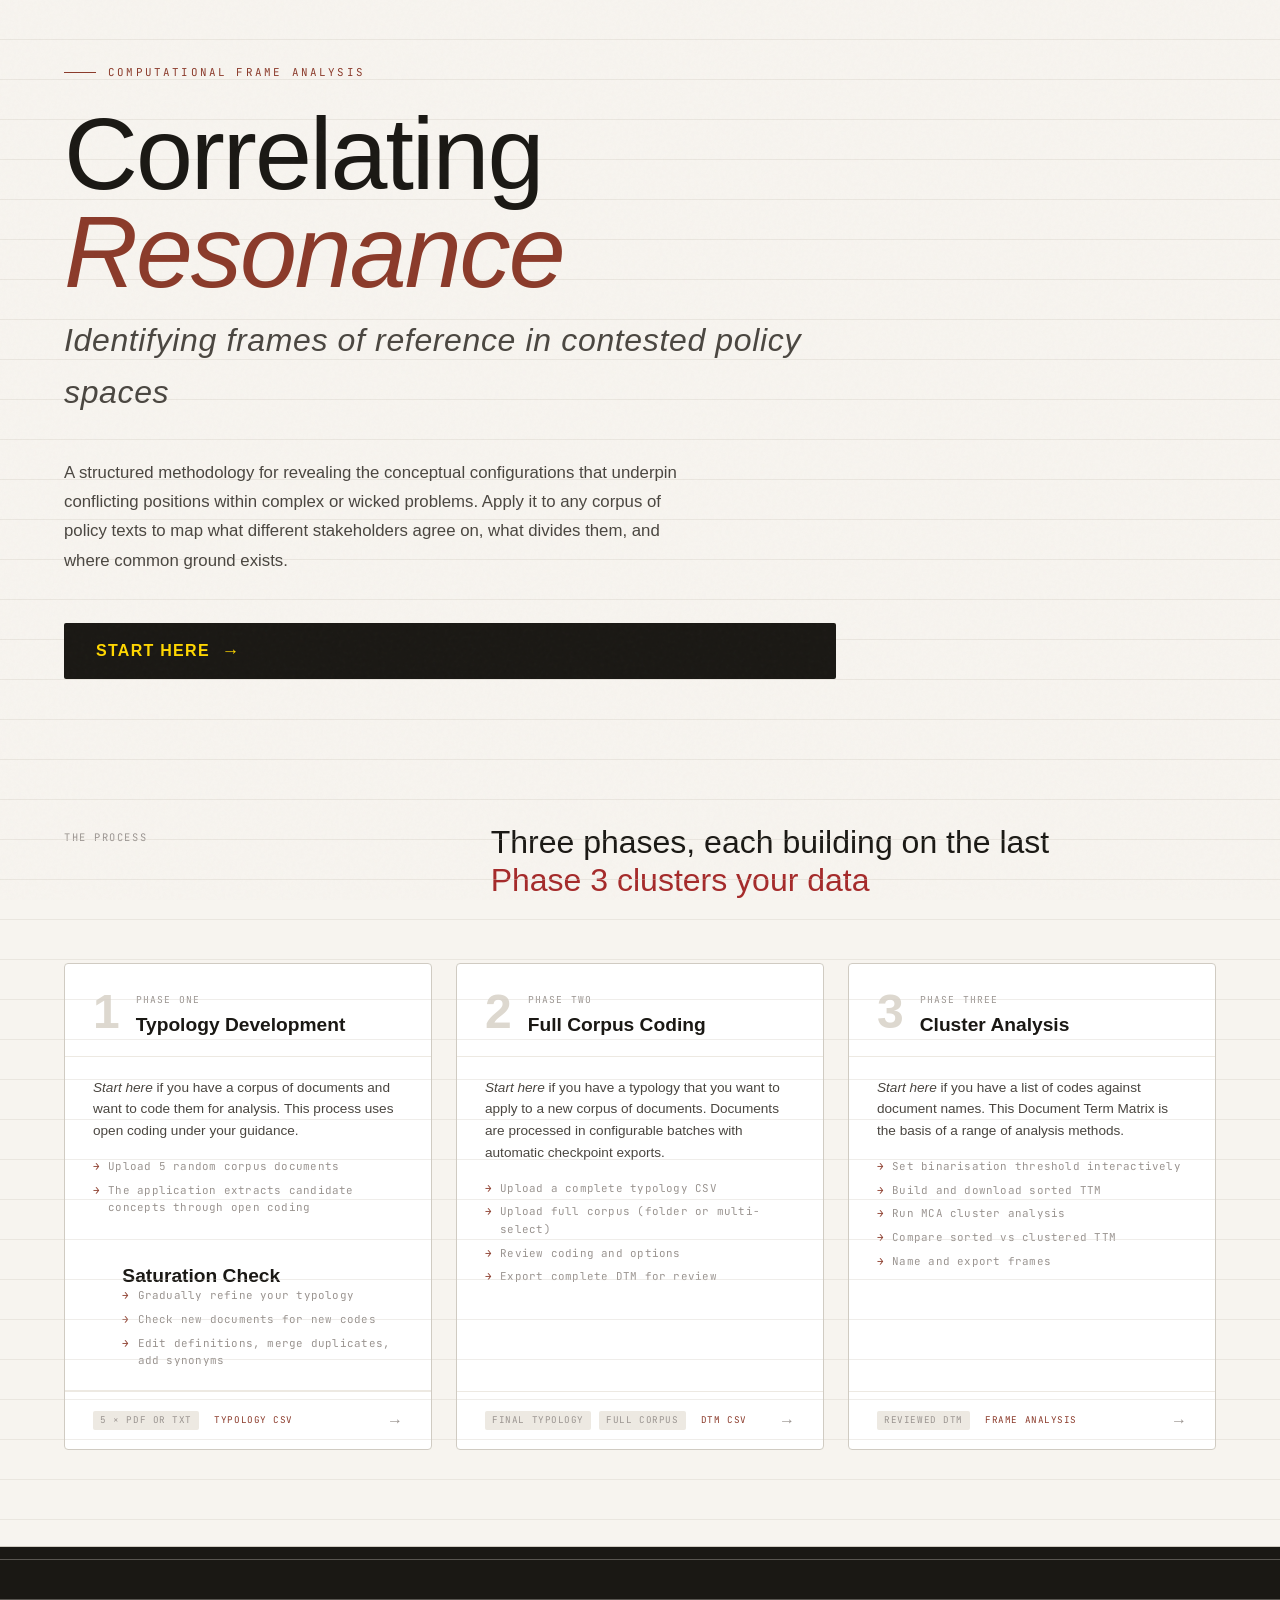
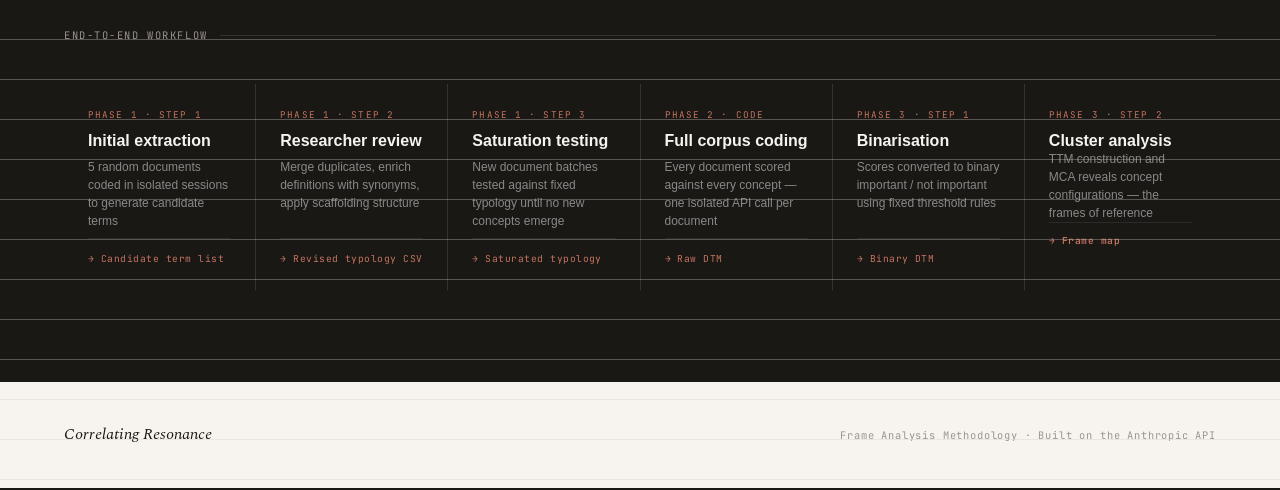
<file: index.html>
<!DOCTYPE html>

<html lang="en">
<head>
<meta charset="utf-8"/>
<meta content="width=device-width, initial-scale=1.0" name="viewport"/>
<title>Correlating Resonance — Frame Analysis Methodology</title>
<link href="https://fonts.googleapis.com/css2?family=Spectral:ital,wght@0,300;0,400;0,600;0,700;1,300;1,400;1,600&amp;family=JetBrains+Mono:wght@400;500&amp;family=Barlow+Condensed:wght@300;400;600;700&amp;display=swap" rel="stylesheet"/>
<script src="/edu_common.js"></script>
<link href="/edu_hero.css" rel="stylesheet"/>
<link href="/edu_common.css" rel="stylesheet"/>
</head>
<body>
<!-- <div id="edu-header" class="cr-nav"></div> -->
 <!-- ── Hero ── -->
<section class="hero">
<div class="hero-body">
<div class="hero-eyebrow">Computational Frame Analysis</div>
<h1 class="hero-title">Correlating<br/><em>Resonance</em></h1>
<p class="hero-subtitle">Identifying frames of reference in contested policy spaces</p>
<p class="hero-description">
      A structured methodology for revealing the conceptual configurations that underpin conflicting positions within complex or wicked problems. Apply it to any corpus of policy texts to map what different stakeholders agree on, what divides them, and where common ground exists.
    </p>
<a class="hero-cta" style="color:gold " href="#phases">
      Start here<span class="hero-cta-arrow">→</span>
</a>
</div>
<!-- ── Phase cards ── -->
<section class="phases" id="phases">
<div class="phases-header">
<div class="phases-header-label">The process</div>
<h2><span>Three phases, each building on the last</span><br/>
<span style="color:brown;">Phase 3 clusters your data</span></h2>
</div>
<div class="phases-grid">
<!-- Phase 1 -->
<a class="phase-card" href="/apps/gioianie/index.html">
<div class="phase-card-top">
  <div class="phase-num">1</div>
  <div class="phase-card-meta">
  <div class="phase-tag-label">Phase One</div>
  <div class="phase-name">Typology Development</div>
</div>
</div>
<div class="phase-card-body">
<p class="phase-desc">
      <em>Start here</em> if you have a corpus of documents and want to code them for analysis. This process uses open coding under your guidance.      
</p>
<ul class="phase-steps">
<li>Upload 5 random corpus documents</li>
<li>The application extracts candidate concepts through open coding</li>
</ul>
</div>
<div class="phase-card-top">
  <div class="phase-num">&nbsp;</div>
  <div class="phase-card-meta">
  <div class="phase-name">Saturation Check</div>
  <ul class="phase-steps">
  <li>Gradually refine your typology</li>
  <li>Check new documents for new codes</li>
  <li>Edit definitions, merge duplicates, add synonyms</li>
  </ul>
</div>
</div>
<div class="phase-card-footer">
<div class="phase-io">
<span class="io-chip io-in">5 × PDF or TXT</span>
<span class="io-chip io-out">Typology CSV</span>
</div>
<span class="phase-link-arrow">→</span>
</div>
</a>
<!-- Phase 1.b -->
<!--<a class="phase-card" href="/apps/gioianie/iterate.html">
<div class="phase-card-top">
<div class="phase-num">2</div>
<div class="phase-card-meta">
<div class="phase-tag-label">Phase Two</div>
<div class="phase-name">Saturation Check</div>
</div>
</div>
<div class="phase-card-body">
<p class="phase-desc">
          Upload your revised typology and a new batch of documents (5–10% of the corpus). Each document is coded against the fixed typology in an isolated session. Any content not captured by existing concepts is flagged for researcher review. Repeat until the typology holds without new concepts emerging.
        </p>
<ul class="phase-steps">
<li>Upload revised typology CSV</li>
<li>Upload new document batch</li>
<li>Code each document in isolation</li>
<li>Review flagged new concept candidates</li>
<li>Update typology and repeat if needed</li>
</ul>
</div>
<div class="phase-card-footer">
<div class="phase-io">
<span class="io-chip io-in">Typology CSV</span>
<span class="io-chip io-in">Document batch</span>
<span class="io-chip io-out">Saturated typology</span>
</div>
<span class="phase-link-arrow">→</span>
</div>
</a>
-->
<!-- Phase 2 -->
<a class="phase-card" href="/apps/sanzognie/">
<div class="phase-card-top">
<div class="phase-num">2</div>
<div class="phase-card-meta">
<div class="phase-tag-label">Phase Two</div>
<div class="phase-name">Full Corpus Coding</div>
</div>
</div>
<div class="phase-card-body">
<p class="phase-desc">
          <em>Start here</em> if you have a typology that you want to apply to a new corpus of documents. Documents are processed in configurable batches with automatic checkpoint exports.
</p>
<ul class="phase-steps">
<li>Upload a complete typology CSV</li>
<li>Upload full corpus (folder or multi-select)</li>
<li>Review coding and options</li>
<li>Export complete DTM for review</li>
</ul>
</div>
<div class="phase-card-footer">
<div class="phase-io">
<span class="io-chip io-in">Final typology</span>
<span class="io-chip io-in">Full corpus</span>
<span class="io-chip io-out">DTM CSV</span>
</div>
<span class="phase-link-arrow">→</span>
</div>
</a>
<!-- Phase 3 -->
<a class="phase-card" href="/apps/corres/">
  <div class="phase-card-top">
  <div class="phase-num">3</div>
  <div class="phase-card-meta">
  <div class="phase-tag-label">Phase Three</div>
  <div class="phase-name">Cluster Analysis</div>
  </div>
  </div>
  <div class="phase-card-body">
  <p class="phase-desc">
            <em>Start here</em> if you have a list of codes against document names. This Document Term Matrix is the basis of a range of analysis methods.
          </p>
  <ul class="phase-steps">
  <li>Set binarisation threshold interactively</li>
  <li>Build and download sorted TTM</li>
  <li>Run MCA cluster analysis</li>
  <li>Compare sorted vs clustered TTM</li>
  <li>Name and export frames</li>
  </ul>
  </div>
  <div class="phase-card-footer">
  <div class="phase-io">
  <span class="io-chip io-in">Reviewed DTM</span>
  <span class="io-chip io-out">Frame analysis</span>
  </div>
  <span class="phase-link-arrow">→</span>
  </div>
</a>
</div>
</section>
<!-- ── Workflow ── -->
<section class="workflow">
<div class="workflow-inner">
<div class="workflow-label">End-to-end workflow</div>
<div class="workflow-flow">
<div class="flow-step">
<div class="flow-step-phase">Phase 1 · Step 1</div>
<div class="flow-step-name">Initial extraction</div>
<div class="flow-step-desc">5 random documents coded in isolated sessions to generate candidate terms</div>
<div class="flow-step-output">→ Candidate term list</div>
</div>
<div class="flow-step">
<div class="flow-step-phase">Phase 1 · Step 2</div>
<div class="flow-step-name">Researcher review</div>
<div class="flow-step-desc">Merge duplicates, enrich definitions with synonyms, apply scaffolding structure</div>
<div class="flow-step-output">→ Revised typology CSV</div>
</div>
<div class="flow-step">
<div class="flow-step-phase">Phase 1 · Step 3</div>
<div class="flow-step-name">Saturation testing</div>
<div class="flow-step-desc">New document batches tested against fixed typology until no new concepts emerge</div>
<div class="flow-step-output">→ Saturated typology</div>
</div>
<div class="flow-step">
<div class="flow-step-phase">Phase 2 · Code</div>
<div class="flow-step-name">Full corpus coding</div>
<div class="flow-step-desc">Every document scored against every concept — one isolated API call per document</div>
<div class="flow-step-output">→ Raw DTM</div>
</div>
<div class="flow-step">
<div class="flow-step-phase">Phase 3 · Step 1</div>
<div class="flow-step-name">Binarisation</div>
<div class="flow-step-desc">Scores converted to binary important / not important using fixed threshold rules</div>
<div class="flow-step-output">→ Binary DTM</div>
</div>
<div class="flow-step">
<div class="flow-step-phase">Phase 3 · Step 2</div>
<div class="flow-step-name">Cluster analysis</d
  iv>
<div class="flow-step-desc">TTM construction and MCA reveals concept configurations — the frames of reference</div>
<div class="flow-step-output">→ Frame map</div>
</div>
</div>
</div>
</section>
<!-- ── Footer ── -->
<footer>
<div class="footer-wordmark">Correlating Resonance</div>
<div class="footer-meta">Frame Analysis Methodology · Built on the Anthropic API</div>
</footer>
<script>
  document.addEventListener('DOMContentLoaded', async () => {
    await loadFragment('edu-header', '/edu_header.html');
    markActiveNav();
  });
</script>
</body>
</html>
</file>
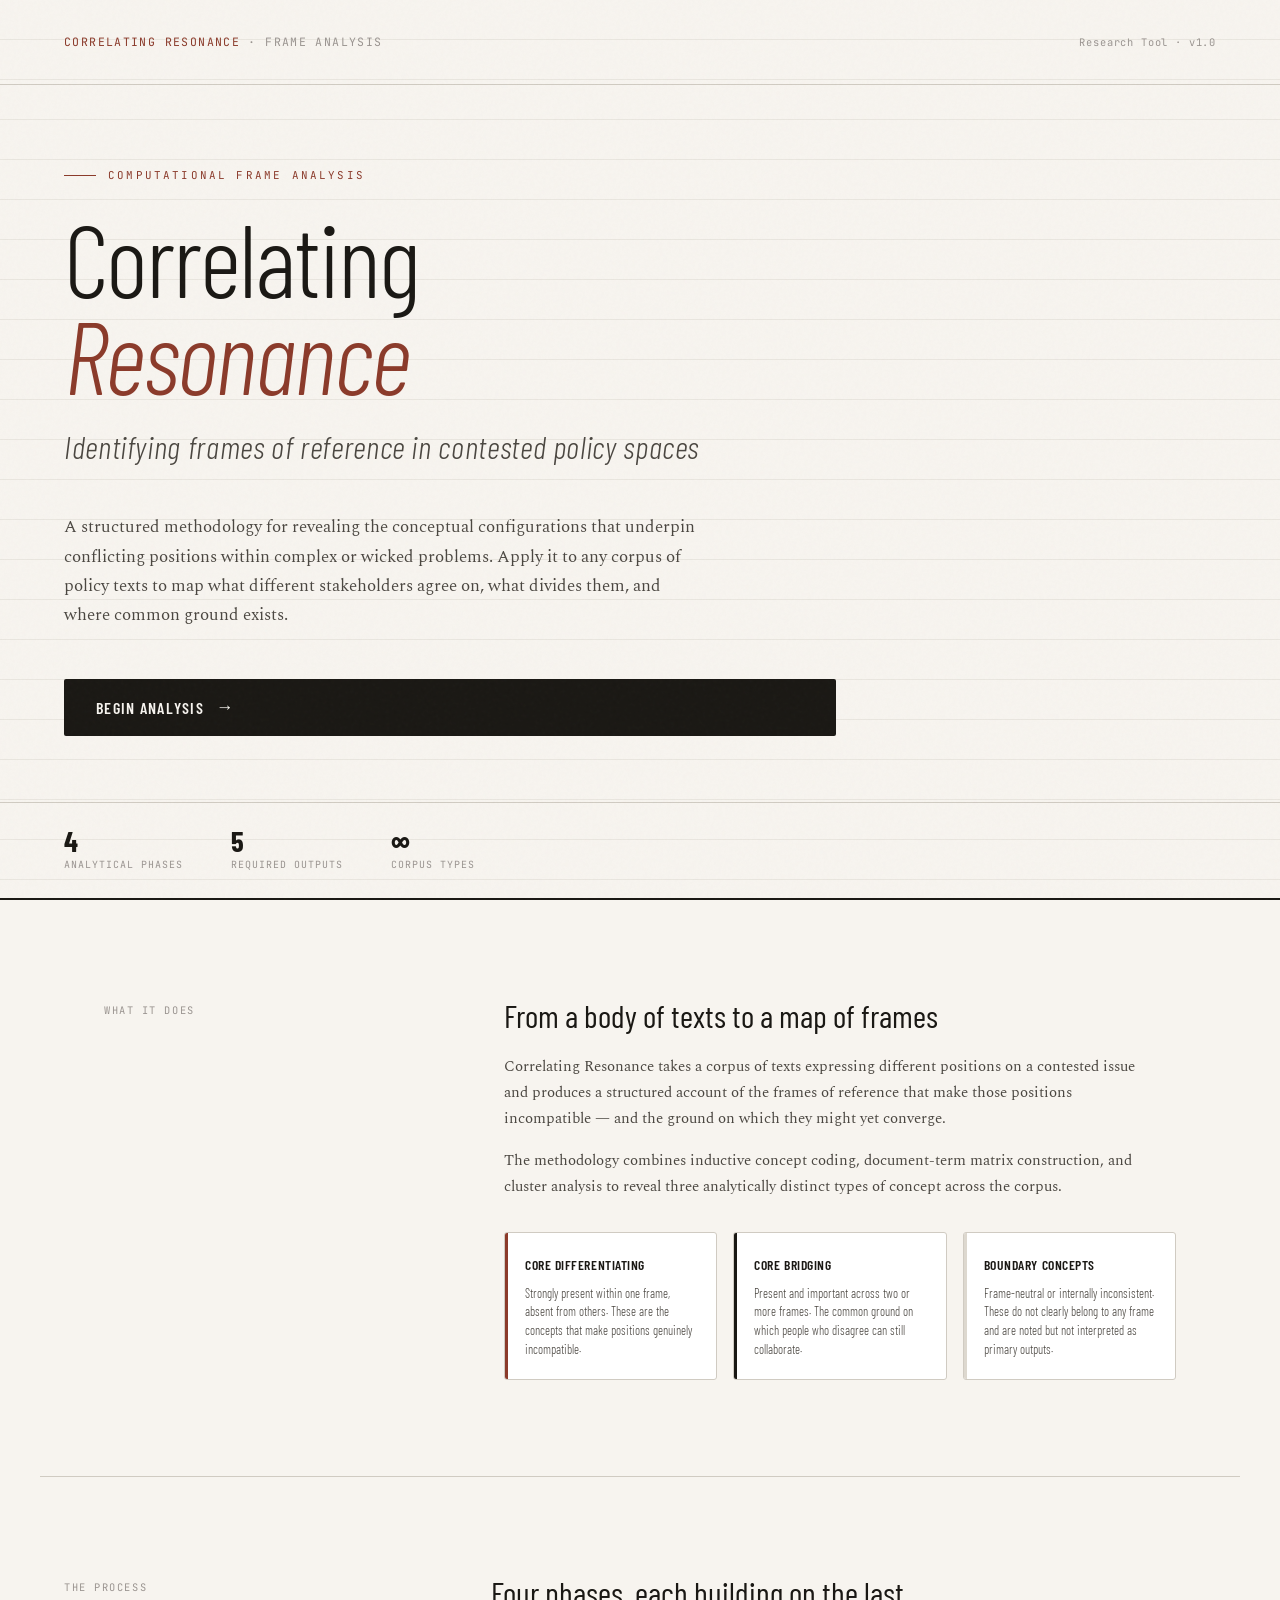
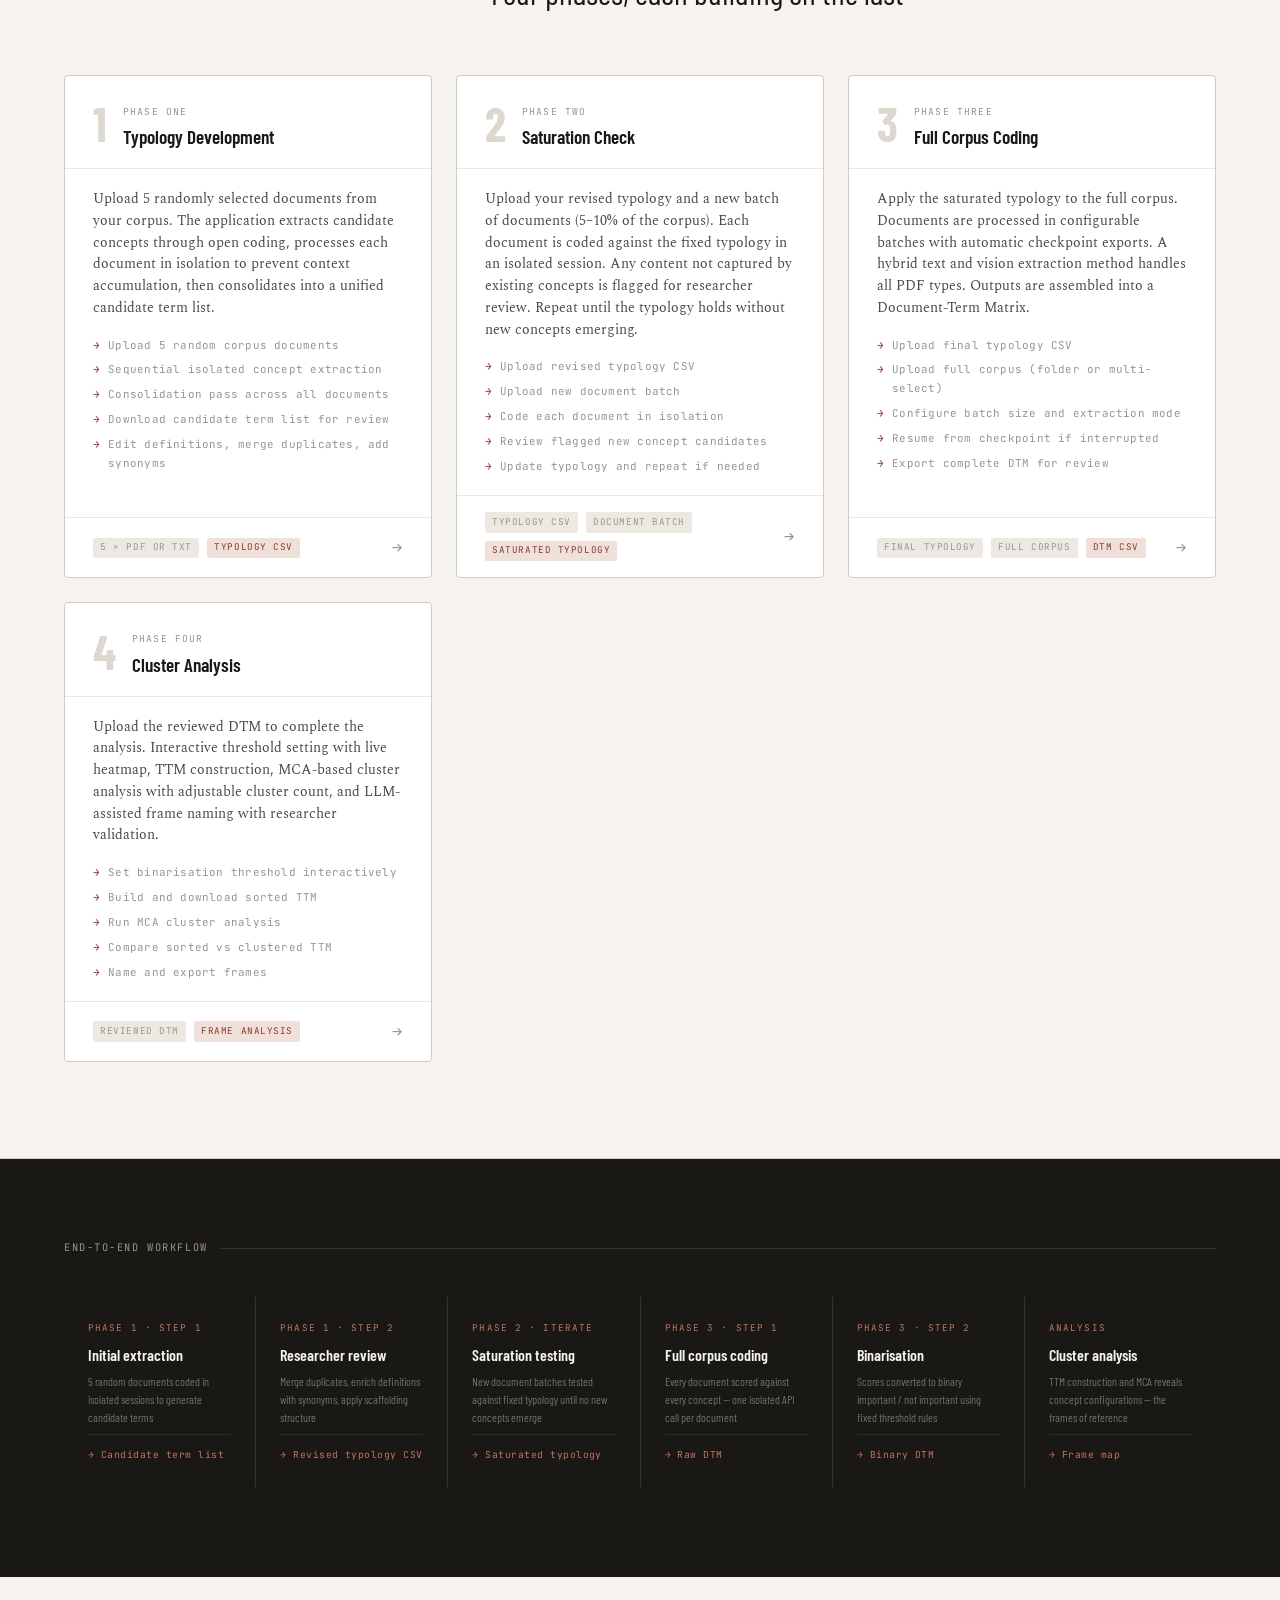
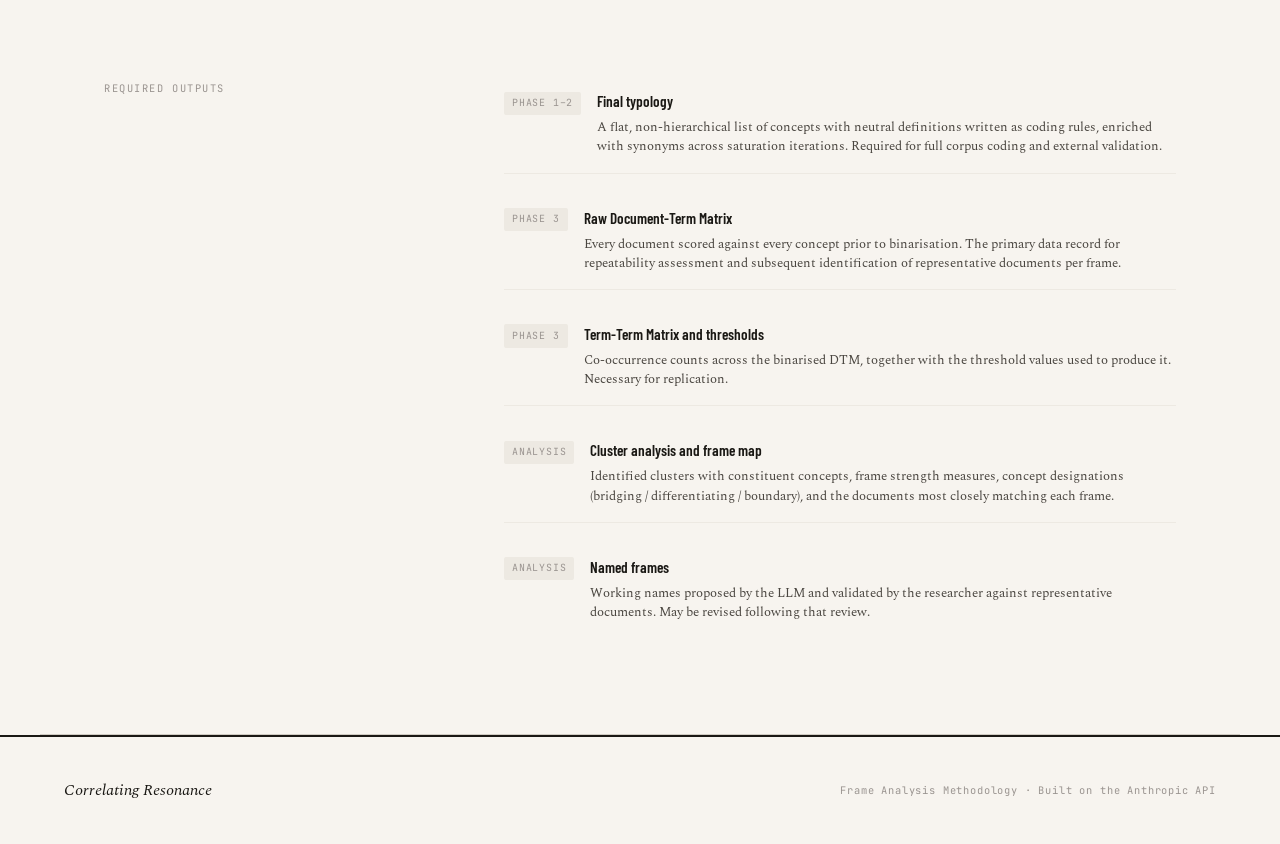
<file: app/index_live.html>
<!DOCTYPE html>
<html lang="en">
<head>
<meta charset="UTF-8">
<meta name="viewport" content="width=device-width, initial-scale=1.0">
<title>Correlating Resonance — Frame Analysis Methodology</title>
<link href="https://fonts.googleapis.com/css2?family=Spectral:ital,wght@0,300;0,400;0,600;0,700;1,300;1,400;1,600&family=JetBrains+Mono:wght@400;500&family=Barlow+Condensed:wght@300;400;600;700&display=swap" rel="stylesheet">
<style>
  :root {
    --ink: #1a1814;
    --ink-mid: #4a4640;
    --ink-light: #9a9490;
    --paper: #f7f4ef;
    --paper-mid: #ede9e2;
    --paper-dark: #ddd8cf;
    --accent: #8b3a2a;
    --accent-light: #c4735f;
    --accent-dim: #f0e0da;
    --rule: #d0cbc2;
    --mono: 'JetBrains Mono', monospace;
    --serif: 'Spectral', Georgia, serif;
    --cond: 'Barlow Condensed', sans-serif;
  }

  * { box-sizing: border-box; margin: 0; padding: 0; }

  html { scroll-behavior: smooth; }

  body {
    background: var(--paper);
    color: var(--ink);
    font-family: var(--serif);
    line-height: 1.7;
    min-height: 100vh;
  }

  /* ── Grain overlay ── */
  body::before {
    content: '';
    position: fixed;
    inset: 0;
    background-image: url("data:image/svg+xml,%3Csvg viewBox='0 0 256 256' xmlns='http://www.w3.org/2000/svg'%3E%3Cfilter id='noise'%3E%3CfeTurbulence type='fractalNoise' baseFrequency='0.9' numOctaves='4' stitchTiles='stitch'/%3E%3C/filter%3E%3Crect width='100%25' height='100%25' filter='url(%23noise)' opacity='0.035'/%3E%3C/svg%3E");
    pointer-events: none;
    z-index: 100;
    opacity: 0.6;
  }

  /* ── Hero ── */
  .hero {
    min-height: 100vh;
    display: grid;
    grid-template-rows: auto 1fr auto;
    border-bottom: 2px solid var(--ink);
    position: relative;
    overflow: hidden;
  }

  /* Background rule lines — like manuscript paper */
  .hero::after {
    content: '';
    position: absolute;
    inset: 0;
    background-image: repeating-linear-gradient(
      to bottom,
      transparent,
      transparent 39px,
      var(--rule) 39px,
      var(--rule) 40px
    );
    opacity: 0.35;
    pointer-events: none;
  }

  .hero-nav {
    padding: 2rem 4rem;
    display: flex;
    align-items: baseline;
    justify-content: space-between;
    position: relative;
    z-index: 2;
    border-bottom: 1px solid var(--rule);
  }

  .nav-wordmark {
    font-family: var(--mono);
    font-size: 0.72rem;
    letter-spacing: 0.12em;
    text-transform: uppercase;
    color: var(--ink-light);
  }

  .nav-wordmark em {
    font-style: normal;
    color: var(--accent);
  }

  .nav-meta {
    font-family: var(--mono);
    font-size: 0.65rem;
    color: var(--ink-light);
    letter-spacing: 0.08em;
  }

  .hero-body {
    display: flex;
    flex-direction: column;
    justify-content: center;
    padding: 4rem 4rem 3rem;
    position: relative;
    z-index: 2;
    max-width: 900px;
  }

  .hero-eyebrow {
    font-family: var(--mono);
    font-size: 0.68rem;
    letter-spacing: 0.2em;
    text-transform: uppercase;
    color: var(--accent);
    margin-bottom: 1.5rem;
    display: flex;
    align-items: center;
    gap: 0.75rem;
  }

  .hero-eyebrow::before {
    content: '';
    width: 2rem;
    height: 1px;
    background: var(--accent);
  }

  .hero-title {
    font-family: var(--cond);
    font-weight: 300;
    font-size: clamp(3.5rem, 8vw, 7rem);
    line-height: 0.95;
    letter-spacing: -0.02em;
    color: var(--ink);
    margin-bottom: 0.15em;
  }

  .hero-title em {
    font-style: italic;
    font-weight: 300;
    color: var(--accent);
  }

  .hero-subtitle {
    font-family: var(--cond);
    font-weight: 300;
    font-size: clamp(1.4rem, 3vw, 2rem);
    color: var(--ink-mid);
    letter-spacing: 0.02em;
    margin-bottom: 2.5rem;
    font-style: italic;
  }

  .hero-description {
    font-size: 1.05rem;
    color: var(--ink-mid);
    max-width: 640px;
    line-height: 1.75;
    margin-bottom: 3rem;
  }

  .hero-cta {
    display: inline-flex;
    align-items: center;
    gap: 0.75rem;
    background: var(--ink);
    color: var(--paper);
    text-decoration: none;
    padding: 0.85rem 2rem;
    font-family: var(--cond);
    font-size: 1rem;
    font-weight: 600;
    letter-spacing: 0.08em;
    text-transform: uppercase;
    transition: background 0.2s, gap 0.2s;
    border-radius: 2px;
  }

  .hero-cta:hover { background: var(--accent); gap: 1.25rem; }

  .hero-cta-arrow { font-size: 1.1rem; }

  .hero-footer {
    padding: 1.5rem 4rem;
    border-top: 1px solid var(--rule);
    display: flex;
    gap: 3rem;
    position: relative;
    z-index: 2;
  }

  .hero-stat {
    display: flex;
    flex-direction: column;
    gap: 0.1rem;
  }

  .hero-stat-num {
    font-family: var(--cond);
    font-weight: 700;
    font-size: 1.8rem;
    color: var(--ink);
    line-height: 1;
  }

  .hero-stat-label {
    font-family: var(--mono);
    font-size: 0.62rem;
    letter-spacing: 0.1em;
    text-transform: uppercase;
    color: var(--ink-light);
  }

  /* ── Overview section ── */
  .overview {
    padding: 6rem 4rem;
    display: grid;
    grid-template-columns: 1fr 2fr;
    gap: 4rem;
    border-bottom: 1px solid var(--rule);
    max-width: 1200px;
    margin: 0 auto;
  }

  .overview-label {
    font-family: var(--mono);
    font-size: 0.65rem;
    letter-spacing: 0.15em;
    text-transform: uppercase;
    color: var(--ink-light);
    padding-top: 0.4rem;
  }

  .overview-body h2 {
    font-family: var(--cond);
    font-weight: 400;
    font-size: 2rem;
    color: var(--ink);
    margin-bottom: 1.25rem;
    line-height: 1.2;
  }

  .overview-body p {
    font-size: 0.95rem;
    color: var(--ink-mid);
    margin-bottom: 1rem;
    max-width: 640px;
  }

  /* Concept types */
  .concept-types {
    display: grid;
    grid-template-columns: repeat(3, 1fr);
    gap: 1rem;
    margin-top: 2rem;
  }

  .concept-type {
    background: white;
    border: 1px solid var(--rule);
    border-radius: 3px;
    padding: 1.25rem;
    position: relative;
    overflow: hidden;
  }

  .concept-type::before {
    content: '';
    position: absolute;
    top: 0;
    left: 0;
    width: 3px;
    height: 100%;
  }

  .ct-differentiating::before { background: var(--accent); }
  .ct-bridging::before { background: var(--ink); }
  .ct-boundary::before { background: var(--paper-dark); }

  .concept-type-name {
    font-family: var(--cond);
    font-weight: 600;
    font-size: 0.85rem;
    letter-spacing: 0.04em;
    text-transform: uppercase;
    color: var(--ink);
    margin-bottom: 0.5rem;
  }

  .concept-type-desc {
    font-size: 0.78rem;
    color: var(--ink-mid);
    line-height: 1.5;
    font-family: 'Barlow Condensed', sans-serif;
    font-weight: 300;
  }

  /* ── Phase steps ── */
  .phases {
    padding: 6rem 4rem;
    border-bottom: 1px solid var(--rule);
  }

  .phases-header {
    display: grid;
    grid-template-columns: 1fr 2fr;
    gap: 4rem;
    max-width: 1200px;
    margin: 0 auto 4rem;
  }

  .phases-header-label {
    font-family: var(--mono);
    font-size: 0.65rem;
    letter-spacing: 0.15em;
    text-transform: uppercase;
    color: var(--ink-light);
    padding-top: 0.4rem;
  }

  .phases-header h2 {
    font-family: var(--cond);
    font-weight: 400;
    font-size: 2rem;
    color: var(--ink);
    line-height: 1.2;
  }

  .phases-grid {
    max-width: 1200px;
    margin: 0 auto;
    display: grid;
    grid-template-columns: repeat(3, 1fr);
    gap: 1.5rem;
  }

  .phase-card {
    background: white;
    border: 1px solid var(--rule);
    border-radius: 4px;
    overflow: hidden;
    display: flex;
    flex-direction: column;
    transition: box-shadow 0.2s, transform 0.2s;
    text-decoration: none;
    color: inherit;
    animation: fadeUp 0.5s ease both;
  }

  .phase-card:nth-child(1) { animation-delay: 0.1s; }
  .phase-card:nth-child(2) { animation-delay: 0.2s; }
  .phase-card:nth-child(3) { animation-delay: 0.3s; }

  @keyframes fadeUp {
    from { opacity: 0; transform: translateY(16px); }
    to   { opacity: 1; transform: translateY(0); }
  }

  .phase-card:hover {
    box-shadow: 0 8px 32px rgba(26,24,20,0.1);
    transform: translateY(-2px);
  }

  .phase-card-top {
    padding: 1.75rem 1.75rem 1.25rem;
    border-bottom: 1px solid var(--paper-mid);
    display: flex;
    align-items: flex-start;
    gap: 1rem;
  }

  .phase-num {
    font-family: var(--cond);
    font-weight: 700;
    font-size: 3rem;
    line-height: 1;
    color: var(--paper-dark);
    flex-shrink: 0;
    margin-top: -0.1em;
    transition: color 0.2s;
  }

  .phase-card:hover .phase-num { color: var(--accent); }

  .phase-card-meta {}

  .phase-tag-label {
    font-family: var(--mono);
    font-size: 0.6rem;
    letter-spacing: 0.12em;
    text-transform: uppercase;
    color: var(--ink-light);
    margin-bottom: 0.3rem;
  }

  .phase-name {
    font-family: var(--cond);
    font-weight: 600;
    font-size: 1.2rem;
    color: var(--ink);
    line-height: 1.2;
  }

  .phase-card-body {
    padding: 1.25rem 1.75rem;
    flex: 1;
  }

  .phase-desc {
    font-size: 0.85rem;
    color: var(--ink-mid);
    line-height: 1.6;
    margin-bottom: 1rem;
  }

  .phase-steps {
    list-style: none;
    display: flex;
    flex-direction: column;
    gap: 0.4rem;
  }

  .phase-steps li {
    display: flex;
    align-items: baseline;
    gap: 0.5rem;
    font-family: var(--mono);
    font-size: 0.68rem;
    color: var(--ink-light);
    letter-spacing: 0.02em;
  }

  .phase-steps li::before {
    content: '→';
    color: var(--accent);
    flex-shrink: 0;
  }

  .phase-card-footer {
    padding: 1rem 1.75rem;
    border-top: 1px solid var(--paper-mid);
    display: flex;
    align-items: center;
    justify-content: space-between;
  }

  .phase-io {
    display: flex;
    gap: 0.5rem;
    flex-wrap: wrap;
  }

  .io-chip {
    font-family: var(--mono);
    font-size: 0.58rem;
    letter-spacing: 0.06em;
    text-transform: uppercase;
    padding: 0.15rem 0.45rem;
    border-radius: 2px;
  }

  .io-in  { background: var(--paper-mid); color: var(--ink-light); }
  .io-out { background: var(--accent-dim); color: var(--accent); }

  .phase-link-arrow {
    font-size: 1rem;
    color: var(--ink-light);
    transition: color 0.2s, transform 0.2s;
  }

  .phase-card:hover .phase-link-arrow { color: var(--accent); transform: translateX(4px); }

  /* ── Workflow diagram ── */
  .workflow {
    padding: 5rem 4rem;
    background: var(--ink);
    color: var(--paper);
    border-bottom: 2px solid var(--ink);
  }

  .workflow-inner {
    max-width: 1200px;
    margin: 0 auto;
  }

  .workflow-label {
    font-family: var(--mono);
    font-size: 0.65rem;
    letter-spacing: 0.15em;
    text-transform: uppercase;
    color: var(--ink-light);
    margin-bottom: 2.5rem;
    display: flex;
    align-items: center;
    gap: 0.75rem;
  }

  .workflow-label::after {
    content: '';
    flex: 1;
    height: 1px;
    background: #333;
  }

  .workflow-flow {
    display: flex;
    align-items: stretch;
    gap: 0;
    overflow-x: auto;
    padding-bottom: 0.5rem;
  }

  .flow-step {
    flex: 1;
    min-width: 140px;
    padding: 1.5rem;
    border-right: 1px solid #333;
    display: flex;
    flex-direction: column;
    gap: 0.5rem;
  }

  .flow-step:last-child { border-right: none; }

  .flow-step-phase {
    font-family: var(--mono);
    font-size: 0.58rem;
    letter-spacing: 0.12em;
    text-transform: uppercase;
    color: var(--accent-light);
  }

  .flow-step-name {
    font-family: var(--cond);
    font-weight: 600;
    font-size: 1rem;
    color: var(--paper);
    line-height: 1.2;
  }

  .flow-step-desc {
    font-size: 0.75rem;
    color: #888;
    line-height: 1.5;
    font-family: var(--cond);
    font-weight: 300;
    flex: 1;
  }

  .flow-step-output {
    font-family: var(--mono);
    font-size: 0.6rem;
    color: var(--accent-light);
    letter-spacing: 0.05em;
    margin-top: auto;
    padding-top: 0.75rem;
    border-top: 1px solid #2a2a2a;
  }

  /* ── Output types ── */
  .outputs-section {
    padding: 6rem 4rem;
    border-bottom: 1px solid var(--rule);
    max-width: 1200px;
    margin: 0 auto;
  }

  .outputs-grid {
    display: grid;
    grid-template-columns: 1fr 2fr;
    gap: 4rem;
  }

  .outputs-label {
    font-family: var(--mono);
    font-size: 0.65rem;
    letter-spacing: 0.15em;
    text-transform: uppercase;
    color: var(--ink-light);
    padding-top: 0.4rem;
  }

  .outputs-list {
    display: flex;
    flex-direction: column;
    gap: 1rem;
  }

  .output-item {
    display: grid;
    grid-template-columns: auto 1fr;
    gap: 1rem;
    align-items: start;
    padding: 1rem 0;
    border-bottom: 1px solid var(--paper-mid);
  }

  .output-item:last-child { border-bottom: none; }

  .output-stage {
    font-family: var(--mono);
    font-size: 0.62rem;
    letter-spacing: 0.08em;
    text-transform: uppercase;
    background: var(--paper-mid);
    color: var(--ink-light);
    padding: 0.2rem 0.5rem;
    border-radius: 2px;
    white-space: nowrap;
    margin-top: 0.15rem;
  }

  .output-name {
    font-family: var(--cond);
    font-weight: 600;
    font-size: 0.95rem;
    color: var(--ink);
    margin-bottom: 0.2rem;
  }

  .output-desc {
    font-size: 0.8rem;
    color: var(--ink-mid);
    line-height: 1.5;
  }

  /* ── Footer ── */
  footer {
    padding: 2.5rem 4rem;
    border-top: 2px solid var(--ink);
    display: flex;
    align-items: center;
    justify-content: space-between;
    flex-wrap: wrap;
    gap: 1rem;
  }

  .footer-wordmark {
    font-family: var(--serif);
    font-style: italic;
    font-size: 1rem;
    color: var(--ink);
  }

  .footer-meta {
    font-family: var(--mono);
    font-size: 0.65rem;
    color: var(--ink-light);
    letter-spacing: 0.08em;
  }

  /* ── Responsive ── */
  @media (max-width: 900px) {
    .hero-nav, .hero-body, .hero-footer { padding-left: 2rem; padding-right: 2rem; }
    .overview, .phases, .phases-header, .phases-grid,
    .workflow, .outputs-section { padding-left: 2rem; padding-right: 2rem; }
    .overview, .outputs-grid { grid-template-columns: 1fr; gap: 2rem; }
    .phases-header { grid-template-columns: 1fr; gap: 1rem; }
    .phases-grid { grid-template-columns: 1fr; }
    .concept-types { grid-template-columns: 1fr; }
    .hero-footer { gap: 1.5rem; }
    footer { padding: 2rem; }
  }
</style>
</head>
<body>

<!-- ── Hero ── -->
<section class="hero">
  <nav class="hero-nav">
    <div class="nav-wordmark"><em>Correlating Resonance</em> · Frame Analysis</div>
    <div class="nav-meta">Research Tool · v1.0</div>
  </nav>

  <div class="hero-body">
    <div class="hero-eyebrow">Computational Frame Analysis</div>
    <h1 class="hero-title">Correlating<br><em>Resonance</em></h1>
    <p class="hero-subtitle">Identifying frames of reference in contested policy spaces</p>
    <p class="hero-description">
      A structured methodology for revealing the conceptual configurations that underpin conflicting positions within complex or wicked problems. Apply it to any corpus of policy texts to map what different stakeholders agree on, what divides them, and where common ground exists.
    </p>
    <a href="#phases" class="hero-cta">
      Begin analysis <span class="hero-cta-arrow">→</span>
    </a>
  </div>

  <div class="hero-footer">
    <div class="hero-stat">
      <span class="hero-stat-num">4</span>
      <span class="hero-stat-label">Analytical phases</span>
    </div>
    <div class="hero-stat">
      <span class="hero-stat-num">5</span>
      <span class="hero-stat-label">Required outputs</span>
    </div>
    <div class="hero-stat">
      <span class="hero-stat-num">∞</span>
      <span class="hero-stat-label">Corpus types</span>
    </div>
  </div>
</section>

<!-- ── Overview ── -->
<section class="overview" id="overview">
  <div class="overview-label">What it does</div>
  <div class="overview-body">
    <h2>From a body of texts to a map of frames</h2>
    <p>
      Correlating Resonance takes a corpus of texts expressing different positions on a contested issue and produces a structured account of the frames of reference that make those positions incompatible — and the ground on which they might yet converge.
    </p>
    <p>
      The methodology combines inductive concept coding, document-term matrix construction, and cluster analysis to reveal three analytically distinct types of concept across the corpus.
    </p>

    <div class="concept-types">
      <div class="concept-type ct-differentiating">
        <div class="concept-type-name">Core differentiating</div>
        <div class="concept-type-desc">Strongly present within one frame, absent from others. These are the concepts that make positions genuinely incompatible.</div>
      </div>
      <div class="concept-type ct-bridging">
        <div class="concept-type-name">Core bridging</div>
        <div class="concept-type-desc">Present and important across two or more frames. The common ground on which people who disagree can still collaborate.</div>
      </div>
      <div class="concept-type ct-boundary">
        <div class="concept-type-name">Boundary concepts</div>
        <div class="concept-type-desc">Frame-neutral or internally inconsistent. These do not clearly belong to any frame and are noted but not interpreted as primary outputs.</div>
      </div>
    </div>
  </div>
</section>

<!-- ── Phase cards ── -->
<section class="phases" id="phases">
  <div class="phases-header">
    <div class="phases-header-label">The process</div>
    <h2>Four phases, each building on the last</h2>
  </div>

  <div class="phases-grid">

    <!-- Phase 1 -->
    <a href="cr_phase1_typology.html" class="phase-card">
      <div class="phase-card-top">
        <div class="phase-num">1</div>
        <div class="phase-card-meta">
          <div class="phase-tag-label">Phase One</div>
          <div class="phase-name">Typology Development</div>
        </div>
      </div>
      <div class="phase-card-body">
        <p class="phase-desc">
          Upload 5 randomly selected documents from your corpus. The application extracts candidate concepts through open coding, processes each document in isolation to prevent context accumulation, then consolidates into a unified candidate term list.
        </p>
        <ul class="phase-steps">
          <li>Upload 5 random corpus documents</li>
          <li>Sequential isolated concept extraction</li>
          <li>Consolidation pass across all documents</li>
          <li>Download candidate term list for review</li>
          <li>Edit definitions, merge duplicates, add synonyms</li>
        </ul>
      </div>
      <div class="phase-card-footer">
        <div class="phase-io">
          <span class="io-chip io-in">5 × PDF or TXT</span>
          <span class="io-chip io-out">Typology CSV</span>
        </div>
        <span class="phase-link-arrow">→</span>
      </div>
    </a>

    <!-- Phase 2 -->
    <a href="cr_phase2_saturation.html" class="phase-card">
      <div class="phase-card-top">
        <div class="phase-num">2</div>
        <div class="phase-card-meta">
          <div class="phase-tag-label">Phase Two</div>
          <div class="phase-name">Saturation Check</div>
        </div>
      </div>
      <div class="phase-card-body">
        <p class="phase-desc">
          Upload your revised typology and a new batch of documents (5–10% of the corpus). Each document is coded against the fixed typology in an isolated session. Any content not captured by existing concepts is flagged for researcher review. Repeat until the typology holds without new concepts emerging.
        </p>
        <ul class="phase-steps">
          <li>Upload revised typology CSV</li>
          <li>Upload new document batch</li>
          <li>Code each document in isolation</li>
          <li>Review flagged new concept candidates</li>
          <li>Update typology and repeat if needed</li>
        </ul>
      </div>
      <div class="phase-card-footer">
        <div class="phase-io">
          <span class="io-chip io-in">Typology CSV</span>
          <span class="io-chip io-in">Document batch</span>
          <span class="io-chip io-out">Saturated typology</span>
        </div>
        <span class="phase-link-arrow">→</span>
      </div>
    </a>

    <!-- Phase 3 -->
    <a href="cr_phase3_1_coding.html" class="phase-card">
      <div class="phase-card-top">
        <div class="phase-num">3</div>
        <div class="phase-card-meta">
          <div class="phase-tag-label">Phase Three</div>
          <div class="phase-name">Full Corpus Coding</div>
        </div>
      </div>
      <div class="phase-card-body">
        <p class="phase-desc">
          Apply the saturated typology to the full corpus. Documents are processed in configurable batches with automatic checkpoint exports. A hybrid text and vision extraction method handles all PDF types. Outputs are assembled into a Document-Term Matrix.
        </p>
        <ul class="phase-steps">
          <li>Upload final typology CSV</li>
          <li>Upload full corpus (folder or multi-select)</li>
          <li>Configure batch size and extraction mode</li>
          <li>Resume from checkpoint if interrupted</li>
          <li>Export complete DTM for review</li>
        </ul>
      </div>
      <div class="phase-card-footer">
        <div class="phase-io">
          <span class="io-chip io-in">Final typology</span>
          <span class="io-chip io-in">Full corpus</span>
          <span class="io-chip io-out">DTM CSV</span>
        </div>
        <span class="phase-link-arrow">→</span>
      </div>
    </a>

    <!-- Phase 4 -->
    <a href="cr_phase4_analysis.html" class="phase-card">
      <div class="phase-card-top">
        <div class="phase-num">4</div>
        <div class="phase-card-meta">
          <div class="phase-tag-label">Phase Four</div>
          <div class="phase-name">Cluster Analysis</div>
        </div>
      </div>
      <div class="phase-card-body">
        <p class="phase-desc">
          Upload the reviewed DTM to complete the analysis. Interactive threshold setting with live heatmap, TTM construction, MCA-based cluster analysis with adjustable cluster count, and LLM-assisted frame naming with researcher validation.
        </p>
        <ul class="phase-steps">
          <li>Set binarisation threshold interactively</li>
          <li>Build and download sorted TTM</li>
          <li>Run MCA cluster analysis</li>
          <li>Compare sorted vs clustered TTM</li>
          <li>Name and export frames</li>
        </ul>
      </div>
      <div class="phase-card-footer">
        <div class="phase-io">
          <span class="io-chip io-in">Reviewed DTM</span>
          <span class="io-chip io-out">Frame analysis</span>
        </div>
        <span class="phase-link-arrow">→</span>
      </div>
    </a>

  </div>
</section>

<!-- ── Workflow ── -->
<section class="workflow">
  <div class="workflow-inner">
    <div class="workflow-label">End-to-end workflow</div>
    <div class="workflow-flow">
      <div class="flow-step">
        <div class="flow-step-phase">Phase 1 · Step 1</div>
        <div class="flow-step-name">Initial extraction</div>
        <div class="flow-step-desc">5 random documents coded in isolated sessions to generate candidate terms</div>
        <div class="flow-step-output">→ Candidate term list</div>
      </div>
      <div class="flow-step">
        <div class="flow-step-phase">Phase 1 · Step 2</div>
        <div class="flow-step-name">Researcher review</div>
        <div class="flow-step-desc">Merge duplicates, enrich definitions with synonyms, apply scaffolding structure</div>
        <div class="flow-step-output">→ Revised typology CSV</div>
      </div>
      <div class="flow-step">
        <div class="flow-step-phase">Phase 2 · Iterate</div>
        <div class="flow-step-name">Saturation testing</div>
        <div class="flow-step-desc">New document batches tested against fixed typology until no new concepts emerge</div>
        <div class="flow-step-output">→ Saturated typology</div>
      </div>
      <div class="flow-step">
        <div class="flow-step-phase">Phase 3 · Step 1</div>
        <div class="flow-step-name">Full corpus coding</div>
        <div class="flow-step-desc">Every document scored against every concept — one isolated API call per document</div>
        <div class="flow-step-output">→ Raw DTM</div>
      </div>
      <div class="flow-step">
        <div class="flow-step-phase">Phase 3 · Step 2</div>
        <div class="flow-step-name">Binarisation</div>
        <div class="flow-step-desc">Scores converted to binary important / not important using fixed threshold rules</div>
        <div class="flow-step-output">→ Binary DTM</div>
      </div>
      <div class="flow-step">
        <div class="flow-step-phase">Analysis</div>
        <div class="flow-step-name">Cluster analysis</div>
        <div class="flow-step-desc">TTM construction and MCA reveals concept configurations — the frames of reference</div>
        <div class="flow-step-output">→ Frame map</div>
      </div>
    </div>
  </div>
</section>

<!-- ── Outputs ── -->
<section>
  <div class="outputs-section" id="outputs">
    <div class="outputs-grid">
      <div class="outputs-label">Required outputs</div>
      <div class="outputs-list">

        <div class="output-item">
          <span class="output-stage">Phase 1–2</span>
          <div>
            <div class="output-name">Final typology</div>
            <div class="output-desc">A flat, non-hierarchical list of concepts with neutral definitions written as coding rules, enriched with synonyms across saturation iterations. Required for full corpus coding and external validation.</div>
          </div>
        </div>

        <div class="output-item">
          <span class="output-stage">Phase 3</span>
          <div>
            <div class="output-name">Raw Document-Term Matrix</div>
            <div class="output-desc">Every document scored against every concept prior to binarisation. The primary data record for repeatability assessment and subsequent identification of representative documents per frame.</div>
          </div>
        </div>

        <div class="output-item">
          <span class="output-stage">Phase 3</span>
          <div>
            <div class="output-name">Term-Term Matrix and thresholds</div>
            <div class="output-desc">Co-occurrence counts across the binarised DTM, together with the threshold values used to produce it. Necessary for replication.</div>
          </div>
        </div>

        <div class="output-item">
          <span class="output-stage">Analysis</span>
          <div>
            <div class="output-name">Cluster analysis and frame map</div>
            <div class="output-desc">Identified clusters with constituent concepts, frame strength measures, concept designations (bridging / differentiating / boundary), and the documents most closely matching each frame.</div>
          </div>
        </div>

        <div class="output-item">
          <span class="output-stage">Analysis</span>
          <div>
            <div class="output-name">Named frames</div>
            <div class="output-desc">Working names proposed by the LLM and validated by the researcher against representative documents. May be revised following that review.</div>
          </div>
        </div>

      </div>
    </div>
  </div>
</section>

<!-- ── Footer ── -->
<footer>
  <div class="footer-wordmark">Correlating Resonance</div>
  <div class="footer-meta">Frame Analysis Methodology · Built on the Anthropic API</div>
</footer>

</body>
</html>
</file>
<file: edu_hero.css>
<style>
  :root {
    --ink: #1a1814;
    --ink-mid: #4a4640;
    --ink-light: #9a9490;
    --paper: #f7f4ef;
    --paper-mid: #ede9e2;
    --paper-dark: #ddd8cf;
    --accent: #8b3a2a;
    --accent-light: #c4735f;
    --accent-dim: #f0e0da;
    --rule: #d0cbc2;
    --mono: 'JetBrains Mono', monospace;
    --serif: 'Spectral', Georgia, serif;
    --cond: 'Barlow Condensed', sans-serif;
  }

  * { box-sizing: border-box; margin: 0; padding: 0; }

  html { scroll-behavior: smooth; }

  body {
    background: var(--paper);
    color: var(--ink);
    font-family: var(--serif);
    line-height: 1.7;
    min-height: 100vh;
  }

  /* ── Grain overlay ── */
  body::before {
    content: '';
    position: fixed;
    inset: 0;
    background-image: url("data:image/svg+xml,%3Csvg viewBox='0 0 256 256' xmlns='http://www.w3.org/2000/svg'%3E%3Cfilter id='noise'%3E%3CfeTurbulence type='fractalNoise' baseFrequency='0.9' numOctaves='4' stitchTiles='stitch'/%3E%3C/filter%3E%3Crect width='100%25' height='100%25' filter='url(%23noise)' opacity='0.035'/%3E%3C/svg%3E");
    pointer-events: none;
    z-index: 100;
    opacity: 0.6;
  }

  /* ── Hero ── */
  .hero {
    min-height: 100vh;
    display: grid;
    grid-template-rows: auto 1fr auto;
    border-bottom: 2px solid var(--ink);
    position: relative;
    overflow: hidden;
  }

  /* Background rule lines — like manuscript paper */
  .hero::after {
    content: '';
    position: absolute;
    inset: 0;
    background-image: repeating-linear-gradient(
      to bottom,
      transparent,
      transparent 39px,
      var(--rule) 39px,
      var(--rule) 40px
    );
    opacity: 0.35;
    pointer-events: none;
  }

  .hero-nav {
    padding: 2rem 4rem;
    display: flex;
    align-items: baseline;
    justify-content: space-between;
    position: relative;
    z-index: 2;
    border-bottom: 1px solid var(--rule);
  }

  .nav-wordmark {
    font-family: var(--mono);
    font-size: 0.72rem;
    letter-spacing: 0.12em;
    text-transform: uppercase;
    color: var(--ink-light);
  }

  .nav-wordmark em {
    font-style: normal;
    color: var(--accent);
  }

  .nav-meta {
    font-family: var(--mono);
    font-size: 0.65rem;
    color: var(--ink-light);
    letter-spacing: 0.08em;
  }

  .hero-body {
    display: flex;
    flex-direction: column;
    justify-content: center;
    padding: 4rem 4rem 3rem;
    position: relative;
    z-index: 2;
    max-width: 900px;
  }

  .hero-eyebrow {
    font-family: var(--mono);
    font-size: 0.68rem;
    letter-spacing: 0.2em;
    text-transform: uppercase;
    color: var(--accent);
    margin-bottom: 1.5rem;
    display: flex;
    align-items: center;
    gap: 0.75rem;
  }

  .hero-eyebrow::before {
    content: '';
    width: 2rem;
    height: 1px;
    background: var(--accent);
  }

  .hero-title {
    font-family: var(--cond);
    font-weight: 300;
    font-size: clamp(3.5rem, 8vw, 7rem);
    line-height: 0.95;
    letter-spacing: -0.02em;
    color: var(--ink);
    margin-bottom: 0.15em;
  }

  .hero-title em {
    font-style: italic;
    font-weight: 300;
    color: var(--accent);
  }

  .hero-subtitle {
    font-family: var(--cond);
    font-weight: 300;
    font-size: clamp(1.4rem, 3vw, 2rem);
    color: var(--ink-mid);
    letter-spacing: 0.02em;
    margin-bottom: 2.5rem;
    font-style: italic;
  }

  .hero-description {
    font-size: 1.05rem;
    color: var(--ink-mid);
    max-width: 640px;
    line-height: 1.75;
    margin-bottom: 3rem;
  }

  .hero-cta {
    display: inline-flex;
    align-items: center;
    gap: 0.75rem;
    background: var(--ink);
    color: var(--paper);
    text-decoration: none;
    padding: 0.85rem 2rem;
    font-family: var(--cond);
    font-size: 1rem;
    font-weight: 600;
    letter-spacing: 0.08em;
    text-transform: uppercase;
    transition: background 0.2s, gap 0.2s;
    border-radius: 2px;
  }

  .hero-cta:hover { background: var(--accent); gap: 1.25rem; }

  .hero-cta-arrow { font-size: 1.1rem; }

  .hero-footer {
    padding: 1.5rem 4rem;
    border-top: 1px solid var(--rule);
    display: flex;
    gap: 3rem;
    position: relative;
    z-index: 2;
  }

  .hero-stat {
    display: flex;
    flex-direction: column;
    gap: 0.1rem;
  }

  .hero-stat-num {
    font-family: var(--cond);
    font-weight: 700;
    font-size: 1.8rem;
    color: var(--ink);
    line-height: 1;
  }

  .hero-stat-label {
    font-family: var(--mono);
    font-size: 0.62rem;
    letter-spacing: 0.1em;
    text-transform: uppercase;
    color: var(--ink-light);
  }

  /* ── Overview section ── */
  .overview {
    padding: 6rem 4rem;
    display: grid;
    grid-template-columns: 1fr 2fr;
    gap: 4rem;
    border-bottom: 1px solid var(--rule);
    max-width: 1200px;
    margin: 0 auto;
  }

  .overview-label {
    font-family: var(--mono);
    font-size: 0.65rem;
    letter-spacing: 0.15em;
    text-transform: uppercase;
    color: var(--ink-light);
    padding-top: 0.4rem;
  }

  .overview-body h2 {
    font-family: var(--cond);
    font-weight: 400;
    font-size: 2rem;
    color: var(--ink);
    margin-bottom: 1.25rem;
    line-height: 1.2;
  }

  .overview-body p {
    font-size: 0.95rem;
    color: var(--ink-mid);
    margin-bottom: 1rem;
    max-width: 640px;
  }

  /* Concept types */
  .concept-types {
    display: grid;
    grid-template-columns: repeat(3, 1fr);
    gap: 1rem;
    margin-top: 2rem;
  }

  .concept-type {
    background: white;
    border: 1px solid var(--rule);
    border-radius: 3px;
    padding: 1.25rem;
    position: relative;
    overflow: hidden;
  }

  .concept-type::before {
    content: '';
    position: absolute;
    top: 0;
    left: 0;
    width: 3px;
    height: 100%;
  }

  .ct-differentiating::before { background: var(--accent); }
  .ct-bridging::before { background: var(--ink); }
  .ct-boundary::before { background: var(--paper-dark); }

  .concept-type-name {
    font-family: var(--cond);
    font-weight: 600;
    font-size: 0.85rem;
    letter-spacing: 0.04em;
    text-transform: uppercase;
    color: var(--ink);
    margin-bottom: 0.5rem;
  }

  .concept-type-desc {
    font-size: 0.78rem;
    color: var(--ink-mid);
    line-height: 1.5;
    font-family: 'Barlow Condensed', sans-serif;
    font-weight: 300;
  }

  /* ── Phase steps ── */
  .phases {
    padding: 6rem 4rem;
    border-bottom: 1px solid var(--rule);
  }

  .phases-header {
    display: grid;
    grid-template-columns: 1fr 2fr;
    gap: 4rem;
    max-width: 1200px;
    margin: 0 auto 4rem;
  }

  .phases-header-label {
    font-family: var(--mono);
    font-size: 0.65rem;
    letter-spacing: 0.15em;
    text-transform: uppercase;
    color: var(--ink-light);
    padding-top: 0.4rem;
  }

  .phases-header h2 {
    font-family: var(--cond);
    font-weight: 400;
    font-size: 2rem;
    color: var(--ink);
    line-height: 1.2;
  }

  .phases-grid {
    max-width: 1200px;
    margin: 0 auto;
    display: grid;
    grid-template-columns: repeat(3, 1fr);
    gap: 1.5rem;
  }

  .phase-card {
    background: white;
    border: 1px solid var(--rule);
    border-radius: 4px;
    overflow: hidden;
    display: flex;
    flex-direction: column;
    transition: box-shadow 0.2s, transform 0.2s;
    text-decoration: none;
    color: inherit;
    animation: fadeUp 0.5s ease both;
  }

  .phase-card:nth-child(1) { animation-delay: 0.1s; }
  .phase-card:nth-child(2) { animation-delay: 0.2s; }
  .phase-card:nth-child(3) { animation-delay: 0.3s; }

  @keyframes fadeUp {
    from { opacity: 0; transform: translateY(16px); }
    to   { opacity: 1; transform: translateY(0); }
  }

  .phase-card:hover {
    box-shadow: 0 8px 32px rgba(26,24,20,0.1);
    transform: translateY(-2px);
  }

  .phase-card-top {
    padding: 1.75rem 1.75rem 1.25rem;
    border-bottom: 1px solid var(--paper-mid);
    display: flex;
    align-items: flex-start;
    gap: 1rem;
  }

  .phase-num {
    font-family: var(--cond);
    font-weight: 700;
    font-size: 3rem;
    line-height: 1;
    color: var(--paper-dark);
    flex-shrink: 0;
    margin-top: -0.1em;
    transition: color 0.2s;
  }

  .phase-card:hover .phase-num { color: var(--accent); }

  .phase-card-meta {}

  .phase-tag-label {
    font-family: var(--mono);
    font-size: 0.6rem;
    letter-spacing: 0.12em;
    text-transform: uppercase;
    color: var(--ink-light);
    margin-bottom: 0.3rem;
  }

  .phase-name {
    font-family: var(--cond);
    font-weight: 600;
    font-size: 1.2rem;
    color: var(--ink);
    line-height: 1.2;
  }

  .phase-card-body {
    padding: 1.25rem 1.75rem;
    flex: 1;
  }

  .phase-desc {
    font-size: 0.85rem;
    color: var(--ink-mid);
    line-height: 1.6;
    margin-bottom: 1rem;
  }

  .phase-steps {
    list-style: none;
    display: flex;
    flex-direction: column;
    gap: 0.4rem;
  }

  .phase-steps li {
    display: flex;
    align-items: baseline;
    gap: 0.5rem;
    font-family: var(--mono);
    font-size: 0.68rem;
    color: var(--ink-light);
    letter-spacing: 0.02em;
  }

  .phase-steps li::before {
    content: '→';
    color: var(--accent);
    flex-shrink: 0;
  }

  .phase-card-footer {
    padding: 1rem 1.75rem;
    border-top: 1px solid var(--paper-mid);
    display: flex;
    align-items: center;
    justify-content: space-between;
  }

  .phase-io {
    display: flex;
    gap: 0.5rem;
    flex-wrap: wrap;
  }

  .io-chip {
    font-family: var(--mono);
    font-size: 0.58rem;
    letter-spacing: 0.06em;
    text-transform: uppercase;
    padding: 0.15rem 0.45rem;
    border-radius: 2px;
  }

  .io-in  { background: var(--paper-mid); color: var(--ink-light); }
  .io-out { background: var(--accent-dim); color: var(--accent); }

  .phase-link-arrow {
    font-size: 1rem;
    color: var(--ink-light);
    transition: color 0.2s, transform 0.2s;
  }

  .phase-card:hover .phase-link-arrow { color: var(--accent); transform: translateX(4px); }

  /* ── Workflow diagram ── */
  .workflow {
    padding: 5rem 4rem;
    background: var(--ink);
    color: var(--paper);
    border-bottom: 2px solid var(--ink);
  }

  .workflow-inner {
    max-width: 1200px;
    margin: 0 auto;
  }

  .workflow-label {
    font-family: var(--mono);
    font-size: 0.65rem;
    letter-spacing: 0.15em;
    text-transform: uppercase;
    color: var(--ink-light);
    margin-bottom: 2.5rem;
    display: flex;
    align-items: center;
    gap: 0.75rem;
  }

  .workflow-label::after {
    content: '';
    flex: 1;
    height: 1px;
    background: #333;
  }

  .workflow-flow {
    display: flex;
    align-items: stretch;
    gap: 0;
    overflow-x: auto;
    padding-bottom: 0.5rem;
  }

  .flow-step {
    flex: 1;
    min-width: 140px;
    padding: 1.5rem;
    border-right: 1px solid #333;
    display: flex;
    flex-direction: column;
    gap: 0.5rem;
  }

  .flow-step:last-child { border-right: none; }

  .flow-step-phase {
    font-family: var(--mono);
    font-size: 0.58rem;
    letter-spacing: 0.12em;
    text-transform: uppercase;
    color: var(--accent-light);
  }

  .flow-step-name {
    font-family: var(--cond);
    font-weight: 600;
    font-size: 1rem;
    color: var(--paper);
    line-height: 1.2;
  }

  .flow-step-desc {
    font-size: 0.75rem;
    color: #888;
    line-height: 1.5;
    font-family: var(--cond);
    font-weight: 300;
    flex: 1;
  }

  .flow-step-output {
    font-family: var(--mono);
    font-size: 0.6rem;
    color: var(--accent-light);
    letter-spacing: 0.05em;
    margin-top: auto;
    padding-top: 0.75rem;
    border-top: 1px solid #2a2a2a;
  }

  /* ── Output types ── */
  .outputs-section {
    padding: 6rem 4rem;
    border-bottom: 1px solid var(--rule);
    max-width: 1200px;
    margin: 0 auto;
  }

  .outputs-grid {
    display: grid;
    grid-template-columns: 1fr 2fr;
    gap: 4rem;
  }

  .outputs-label {
    font-family: var(--mono);
    font-size: 0.65rem;
    letter-spacing: 0.15em;
    text-transform: uppercase;
    color: var(--ink-light);
    padding-top: 0.4rem;
  }

  .outputs-list {
    display: flex;
    flex-direction: column;
    gap: 1rem;
  }

  .output-item {
    display: grid;
    grid-template-columns: auto 1fr;
    gap: 1rem;
    align-items: start;
    padding: 1rem 0;
    border-bottom: 1px solid var(--paper-mid);
  }

  .output-item:last-child { border-bottom: none; }

  .output-stage {
    font-family: var(--mono);
    font-size: 0.62rem;
    letter-spacing: 0.08em;
    text-transform: uppercase;
    background: var(--paper-mid);
    color: var(--ink-light);
    padding: 0.2rem 0.5rem;
    border-radius: 2px;
    white-space: nowrap;
    margin-top: 0.15rem;
  }

  .output-name {
    font-family: var(--cond);
    font-weight: 600;
    font-size: 0.95rem;
    color: var(--ink);
    margin-bottom: 0.2rem;
  }

  .output-desc {
    font-size: 0.8rem;
    color: var(--ink-mid);
    line-height: 1.5;
  }

  /* ── Footer ── */
  footer {
    padding: 2.5rem 4rem;
    border-top: 2px solid var(--ink);
    display: flex;
    align-items: center;
    justify-content: space-between;
    flex-wrap: wrap;
    gap: 1rem;
  }

  .footer-wordmark {
    font-family: var(--serif);
    font-style: italic;
    font-size: 1rem;
    color: var(--ink);
  }

  .footer-meta {
    font-family: var(--mono);
    font-size: 0.65rem;
    color: var(--ink-light);
    letter-spacing: 0.08em;
  }

  /* ── Responsive ── */
  @media (max-width: 900px) {
    .hero-nav, .hero-body, .hero-footer { padding-left: 2rem; padding-right: 2rem; }
    .overview, .phases, .phases-header, .phases-grid,
    .workflow, .outputs-section { padding-left: 2rem; padding-right: 2rem; }
    .overview, .outputs-grid { grid-template-columns: 1fr; gap: 2rem; }
    .phases-header { grid-template-columns: 1fr; gap: 1rem; }
    .phases-grid { grid-template-columns: 1fr; }
    .concept-types { grid-template-columns: 1fr; }
    .hero-footer { gap: 1.5rem; }
    footer { padding: 2rem; }
  }
</style>
</file>
<file: edu_common.css>
/* ============================================================================
 * cr-common.css
 *
 * Shared design system for the Correlating Resonance phase pages
 * (gioiaie/sanzognie/corres/pluralitie). The four HTML files load this
 * before their own page-specific <style> block, so any rule defined here
 * may be overridden inline per page.
 *
 * Scope:
 *   1. Design tokens (:root variables)
 *   2. Base reset and body
 *   3. Page header and navigation (top)
 *   4. Phase navigation strip
 *   5. Bottom navigation
 *   6. Workspace container
 *   7. Shared components: callout, error/warning/info/success boxes,
 *      buttons, headings
 *
 * Out of scope (kept inline per page):
 *   - Upload grids and zones (vary materially by phase)
 *   - Results tables, pipeline visualisations, plotting
 *   - Phase-specific colour additions (e.g. --new-concept in Phase 2)
 * ============================================================================ */


/* ── 1. Design tokens ────────────────────────────────────────────────────── */

:root {
  /* Ink / paper neutrals */
  --ink:           #1a1814;
  --ink-mid:       #4a4640;
  --ink-light:     #9a9490;
  --paper:         #f7f4ef;
  --paper-mid:     #ede9e2;
  --paper-dark:    #ddd8cf;
  --rule:          #d0cbc2;

  /* Accent (terracotta) */
  --accent:        #8b3a2a;
  --accent-light:  #c4735f;

  /* Status colours */
  --success:        #2a6b4a;
  --success-bg:     #f0f7f3;
  --success-border: #b8d9c8;

  --warning:        #7a5c1a;
  --warning-bg:     #fdf5e0;
  --warning-border: #e8d090;

  /* Typography */
  --mono:  'JetBrains Mono', monospace;
  --serif: 'Spectral', Georgia, serif;
  --sans:  'Barlow', sans-serif;

  /* Component hooks
     Phases override these in their own <style> block if they vary from the
     default. The phase-tag background alternates ink/accent across the four
     phases; rather than encoding that here, each page sets its own value. */
  --phase-tag-bg: var(--ink);
}


/* ── 2. Base reset and body ──────────────────────────────────────────────── */

* { box-sizing: border-box; margin: 0; padding: 0; }

body {
  background:  var(--paper);
  color:       var(--ink);
  font-family: var(--sans);
  font-size:   15px;
  line-height: 1.6;
  min-height:  100vh;
}


/* ── 3. Page header and navigation (top) ─────────────────────────────────── */

header {
  border-bottom: 2px solid var(--ink);
  padding: 1.75rem 3rem 1.5rem;
  display: flex;
  align-items: baseline;
  gap: 2rem;
  flex-wrap: wrap;
}

.logo {
  font-family: var(--serif);
  font-weight: 300;
  font-size: 1.4rem;
  letter-spacing: -0.02em;
}

.logo em { font-style: italic; color: var(--accent); }

.phase-tag {
  font-family: var(--mono);
  font-size: 0.68rem;
  letter-spacing: 0.12em;
  text-transform: uppercase;
  color: var(--paper);
  background: var(--phase-tag-bg);   /* overridable per phase */
  padding: 0.25rem 0.65rem;
  border-radius: 2px;
}

.nav-link {
  margin-left: auto;
  font-family: var(--mono);
  font-size: 0.68rem;
  letter-spacing: 0.08em;
  text-transform: uppercase;
  color: var(--ink-light);
  text-decoration: none;
  border-bottom: 1px solid transparent;
  transition: color 0.15s, border-color 0.15s;
}

.nav-link:hover { color: var(--accent); border-color: var(--accent); }

/* Some pages use multiple top-right nav links instead of a single one. */
.nav-links {
  margin-left: auto;
  display: flex;
  gap: 1.5rem;
}

.nav-links .nav-link {
  margin-left: 0;
  font-size: 0.65rem;
}


/* ── 4. Phase navigation strip (cr-phases) ───────────────────────────────── */

.cr-phases {
  display: flex;
  align-items: center;
  gap: 0;
}

.cr-phase-link {
  font-family: var(--mono);
  font-size: 0.6rem;
  letter-spacing: 0.07em;
  text-transform: uppercase;
  text-decoration: none;
  padding: 0.3rem 0.65rem;
  border: 1px solid var(--paper-dark);
  border-right: none;
  color: var(--ink-light);
  transition: background 0.15s, color 0.15s;
  white-space: nowrap;
}

.cr-phase-link:first-child { border-radius: 3px 0 0 3px; }

.cr-phase-link:last-child {
  border-right: 1px solid var(--paper-dark);
  border-radius: 0 3px 3px 0;
}

.cr-phase-link:hover { background: var(--paper-mid); color: var(--ink); }

.cr-phase-link.current {
  background: var(--ink);
  color: var(--paper);
  border-color: var(--ink);
}

.cr-nav-home {
  margin-left: auto;
  font-family: var(--mono);
  font-size: 0.6rem;
  letter-spacing: 0.08em;
  text-transform: uppercase;
  text-decoration: none;
  color: var(--ink-light);
  border-bottom: 1px solid transparent;
  transition: color 0.15s, border-color 0.15s;
}

.cr-nav-home:hover { color: var(--accent); border-color: var(--accent); }


/* ── 5. Bottom navigation (cr-bottom-nav) ────────────────────────────────── */

.cr-bottom-nav {
  border-top: 1px solid var(--rule);
  padding: 1.5rem 2rem;
  display: flex;
  align-items: center;
  justify-content: space-between;
  flex-wrap: wrap;
  gap: 1rem;
  margin-top: 3rem;
  background: white;
}

.cr-bottom-btn {
  font-family: var(--mono);
  font-size: 0.65rem;
  letter-spacing: 0.08em;
  text-transform: uppercase;
  text-decoration: none;
  color: var(--ink-mid);
  padding: 0.5rem 1rem;
  border: 1px solid var(--paper-dark);
  border-radius: 3px;
  transition: all 0.15s;
}

.cr-bottom-btn:hover {
  background: var(--ink);
  color: var(--paper);
  border-color: var(--ink);
}

.cr-bottom-btn.ghost {
  opacity: 0.25;
  pointer-events: none;
}


/* ── 6. Workspace container ──────────────────────────────────────────────── */

/* The default container; pages may set a different max-width inline. */
.workspace {
  max-width: 1100px;
  margin: 0 auto;
  padding: 2.5rem 3rem;
}


/* ── 7. Shared components ────────────────────────────────────────────────── */

/* Status / error / warning / success boxes -------------------------------- */

.error-box {
  background: #fef2f2;
  border-left: 3px solid #c03030;
  padding: 0.85rem 1.1rem;
  margin: 1rem 0;
  font-size: 0.85rem;
  color: #5a1010;
  font-family: var(--mono);
}

.error-box strong { display: block; margin-bottom: 0.25rem; }

.warning-box {
  background: var(--warning-bg);
  border-left: 3px solid var(--warning);
  padding: 0.85rem 1.1rem;
  margin: 1rem 0;
  font-size: 0.85rem;
  color: var(--warning);
}

.success-box {
  background: var(--success-bg);
  border-left: 3px solid var(--success);
  padding: 0.85rem 1.1rem;
  margin: 1rem 0;
  font-size: 0.85rem;
  color: var(--success);
}

.info-box {
  background: var(--paper-mid);
  border-left: 3px solid var(--ink-mid);
  padding: 0.85rem 1.1rem;
  margin: 1rem 0;
  font-size: 0.85rem;
  color: var(--ink-mid);
}

/* Buttons ----------------------------------------------------------------- */

.btn-primary {
  font-family: var(--mono);
  font-size: 0.75rem;
  letter-spacing: 0.08em;
  text-transform: uppercase;
  padding: 0.7rem 1.4rem;
  background: var(--ink);
  color: var(--paper);
  border: none;
  border-radius: 3px;
  cursor: pointer;
  transition: background 0.15s, opacity 0.15s;
}

.btn-primary:hover:not(:disabled) { background: var(--accent); }
.btn-primary:disabled { opacity: 0.4; cursor: not-allowed; }

.btn-secondary {
  font-family: var(--mono);
  font-size: 0.72rem;
  letter-spacing: 0.08em;
  text-transform: uppercase;
  padding: 0.55rem 1.1rem;
  background: white;
  color: var(--ink-mid);
  border: 1px solid var(--paper-dark);
  border-radius: 3px;
  cursor: pointer;
  transition: all 0.15s;
}

.btn-secondary:hover {
  background: var(--paper-mid);
  color: var(--ink);
}

/* Section headings -------------------------------------------------------- */

.section-num {
  font-family: var(--mono);
  font-size: 0.7rem;
  letter-spacing: 0.1em;
  text-transform: uppercase;
  color: var(--accent);
  margin-bottom: 0.4rem;
}

.section-title {
  font-family: var(--serif);
  font-size: 1.4rem;
  font-weight: 400;
  letter-spacing: -0.01em;
  margin-bottom: 0.8rem;
}

.section-intro {
  font-size: 0.9rem;
  color: var(--ink-mid);
  margin-bottom: 1.2rem;
  max-width: 60ch;
}
  .nav-body {
    display: flex;
    flex-direction: column;
    justify-content: center;
    padding: 4rem 4rem 3rem;
    position: relative;
    z-index: 2;
    max-width: 900px;
  }

  .nav-eyebrow {
    font-family: var(--mono);
    font-size: 0.68rem;
    letter-spacing: 0.2em;
    text-transform: uppercase;
    color: var(--accent);
    margin-bottom: 0.5rem;
    display: flex;
    align-items: center;
    gap: 0.1rem;
  }

  .nav-eyebrow::before {
    content: '';
    width: 2rem;
    height: 1px;
    color:#5a1010;
    background: var(--accent);
  }

  .nav-title {
    font-family: var(--cond);
    font-weight: 300;
    font-size: clamp(2.5rem, 6vw, 4rem);
    line-height: 0.95;
    letter-spacing: -0.02em;
    color: var(--ink);
    margin-bottom: 0.0em;
  }

  .nav-title em {
    font-style: italic;
    font-weight: 300;
    color: var(--accent);
  }

  .nav-subtitle {
    font-family: var(--cond);
    font-weight: 200;
    font-size: clamp(1rem, 3vw, 1.4rem);
    color: var(--ink-mid);
    letter-spacing: 0.02em;
    margin-bottom: 1rem;
    font-style: italic;
  }

  .nav-description {
    font-size: 1.05rem;
    color: var(--ink-mid);
    max-width: 640px;
    line-height: 1.75;
    margin-bottom: 3rem;
  }
</file>
